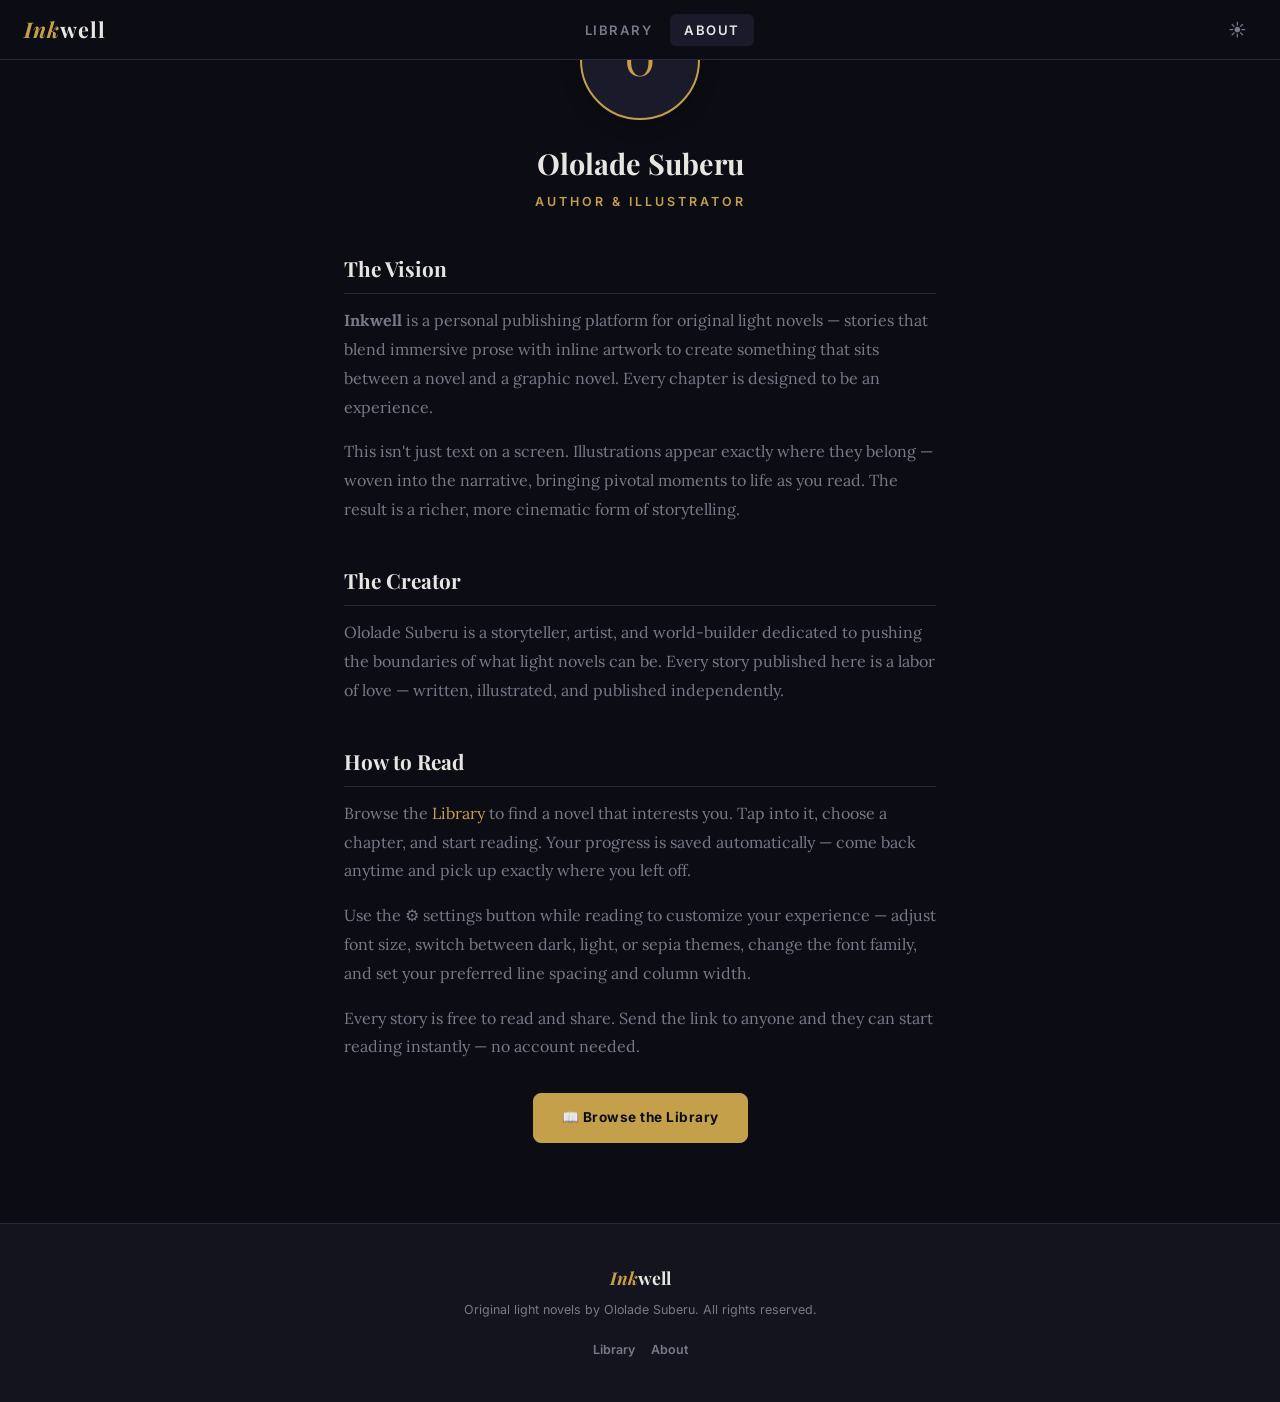
<file: about.html>
<!DOCTYPE html>
<html lang="en" data-theme="dark">
<head>
  <meta charset="UTF-8">
  <meta name="viewport" content="width=device-width, initial-scale=1.0, viewport-fit=cover">
  <title>About — Inkwell</title>
  <link rel="stylesheet" href="styles.css">
</head>
<body>

  <nav class="nav" id="mainNav">
    <div class="nav-brand"><a href="index.html" class="nav-logo"><em>Ink</em>well</a></div>
    <ul class="nav-links" id="navLinks">
      <li><a href="index.html">Library</a></li>
      <li><a href="about.html" class="active">About</a></li>
    </ul>
    <div class="nav-actions">
      <button class="nav-btn" id="themeToggle" aria-label="Toggle theme">🌙</button>
      <button class="nav-btn nav-toggle" id="navToggle" aria-label="Menu">☰</button>
    </div>
  </nav>

  <div class="about-hero">
    <div class="about-avatar">O</div>
    <h1 class="about-name">Ololade Suberu</h1>
    <p class="about-role">Author &amp; Illustrator</p>
  </div>

  <div class="about-body">
    <h2>The Vision</h2>
    <p><strong>Inkwell</strong> is a personal publishing platform for original light novels — stories that blend immersive prose with inline artwork to create something that sits between a novel and a graphic novel. Every chapter is designed to be an experience.</p>
    <p>This isn't just text on a screen. Illustrations appear exactly where they belong — woven into the narrative, bringing pivotal moments to life as you read. The result is a richer, more cinematic form of storytelling.</p>

    <h2>The Creator</h2>
    <p>Ololade Suberu is a storyteller, artist, and world-builder dedicated to pushing the boundaries of what light novels can be. Every story published here is a labor of love — written, illustrated, and published independently.</p>

    <h2>How to Read</h2>
    <p>Browse the <a href="index.html">Library</a> to find a novel that interests you. Tap into it, choose a chapter, and start reading. Your progress is saved automatically — come back anytime and pick up exactly where you left off.</p>
    <p>Use the ⚙ settings button while reading to customize your experience — adjust font size, switch between dark, light, or sepia themes, change the font family, and set your preferred line spacing and column width.</p>
    <p>Every story is free to read and share. Send the link to anyone and they can start reading instantly — no account needed.</p>

    <div class="text-center mt-4">
      <a href="index.html" class="btn btn-primary">📖 Browse the Library</a>
    </div>
  </div>

  <footer class="site-footer">
    <p class="footer-brand"><em>Ink</em>well</p>
    <p class="footer-text">Original light novels by Ololade Suberu. All rights reserved.</p>
    <ul class="footer-links">
      <li><a href="index.html">Library</a></li>
      <li><a href="about.html">About</a></li>
    </ul>
  </footer>

  <div class="toast-wrap" id="toastWrap"></div>
  <script src="config.js"></script>
  <script src="app.js"></script>
  <script>document.addEventListener('DOMContentLoaded',()=>{App.init();});</script>
</body>
</html>
</file>
<file: styles.css>
/* ============================================================
   INKWELL — Premium Light Novel Platform
   A $1,500+ quality reading experience
   ============================================================ */
@import url('https://fonts.googleapis.com/css2?family=Cormorant+Garamond:ital,wght@0,400;0,500;0,600;0,700;1,400;1,500&family=Inter:wght@400;500;600;700;800;900&family=Lora:ital,wght@0,400;0,500;0,600;0,700;1,400;1,500&family=Playfair+Display:ital,wght@0,400;0,700;0,900;1,400&family=Source+Sans+3:wght@400;600;700&display=swap');

/* ========== DESIGN TOKENS ========== */
:root {
  /* Reading Themes */
  --bg:           #0c0c14;
  --bg-card:      #14141f;
  --bg-surface:   #1a1a2a;
  --bg-elevated:  #22223a;
  --text:         #e8e6e1;
  --text-body:    #ccc8c0;
  --text-muted:   #7a7888;
  --text-faint:   #4a4858;
  --border:       #2a2a3e;
  --border-light: #1e1e30;

  /* Accents */
  --primary:      #c4a04a;
  --primary-glow: rgba(196,160,74,.15);
  --secondary:    #7b68ee;
  --accent:       #e8725c;
  --success:      #4ade80;
  --info:         #60a5fa;

  /* Typography */
  --font-display:  'Playfair Display', serif;
  --font-heading:  'Cormorant Garamond', serif;
  --font-body:     'Lora', serif;
  --font-ui:       'Inter', sans-serif;
  --font-sans:     'Source Sans 3', sans-serif;

  /* Reading defaults */
  --read-font-size: 1.15rem;
  --read-line-height: 2;
  --read-max-width: 680px;
  --read-letter-spacing: 0.01em;

  /* Layout */
  --nav-height:    60px;
  --radius:        10px;
  --radius-lg:     16px;
  --transition:    .25s cubic-bezier(.4,0,.2,1);
  --shadow:        0 2px 20px rgba(0,0,0,.3);
  --shadow-lg:     0 8px 40px rgba(0,0,0,.4);
}

/* ── Light Theme ── */
[data-theme="light"] {
  --bg:           #faf8f5;
  --bg-card:      #ffffff;
  --bg-surface:   #f2efe9;
  --bg-elevated:  #e8e4dc;
  --text:         #1a1a1a;
  --text-body:    #333;
  --text-muted:   #888;
  --text-faint:   #bbb;
  --border:       #e0dcd4;
  --border-light: #eae6de;
  --shadow:       0 2px 20px rgba(0,0,0,.08);
  --shadow-lg:    0 8px 40px rgba(0,0,0,.1);
}

/* ── Sepia Theme ── */
[data-theme="sepia"] {
  --bg:           #f4ecd8;
  --bg-card:      #faf3e0;
  --bg-surface:   #ece3cc;
  --bg-elevated:  #e0d5ba;
  --text:         #3b2f1e;
  --text-body:    #5a4a32;
  --text-muted:   #8a7a62;
  --text-faint:   #b8a888;
  --border:       #d8ccb0;
  --border-light: #e2d6bc;
  --primary:      #8b6914;
  --shadow:       0 2px 20px rgba(60,40,10,.1);
  --shadow-lg:    0 8px 40px rgba(60,40,10,.12);
}

/* ========== RESET ========== */
*,*::before,*::after{margin:0;padding:0;box-sizing:border-box;}
html{scroll-behavior:smooth;-webkit-text-size-adjust:100%;}
body{font-family:var(--font-ui);background:var(--bg);color:var(--text);line-height:1.6;overflow-x:hidden;min-height:100vh;transition:background .4s ease,color .4s ease;}
a{color:var(--primary);text-decoration:none;transition:all var(--transition);}
a:hover{color:var(--secondary);}
img{max-width:100%;height:auto;display:block;}
button{cursor:pointer;font-family:var(--font-ui);border:none;background:none;}

/* ========== NAVIGATION ========== */
.nav{position:fixed;top:0;left:0;right:0;height:var(--nav-height);background:var(--bg);border-bottom:1px solid var(--border);display:flex;align-items:center;justify-content:space-between;padding:0 24px;z-index:1000;transition:background .4s ease,border .4s ease;}
.nav.scrolled{box-shadow:var(--shadow);}
.nav-brand{display:flex;align-items:center;gap:10px;}
.nav-logo{font-family:var(--font-display);font-size:1.35rem;color:var(--text);font-weight:700;letter-spacing:1px;}
.nav-logo em{font-style:italic;color:var(--primary);}
.nav-links{display:flex;gap:4px;align-items:center;list-style:none;}
.nav-links a{color:var(--text-muted);font-size:.82rem;font-weight:600;text-transform:uppercase;letter-spacing:1.5px;padding:8px 14px;border-radius:6px;transition:all var(--transition);}
.nav-links a:hover,.nav-links a.active{color:var(--text);background:var(--bg-surface);}
.nav-actions{display:flex;align-items:center;gap:6px;}
.nav-btn{width:38px;height:38px;border-radius:8px;display:flex;align-items:center;justify-content:center;color:var(--text-muted);font-size:1.1rem;transition:all var(--transition);}
.nav-btn:hover{background:var(--bg-surface);color:var(--text);}
.nav-toggle{display:none;font-size:1.3rem;}

/* ========== HERO ========== */
.hero{min-height:70vh;display:flex;flex-direction:column;align-items:center;justify-content:center;text-align:center;padding:calc(var(--nav-height)+60px) 24px 60px;position:relative;}
.hero::before{content:'';position:absolute;top:0;left:0;right:0;height:100%;background:radial-gradient(ellipse at 50% 0%,var(--primary-glow) 0%,transparent 70%);pointer-events:none;}
.hero-badge{font-family:var(--font-ui);font-size:.7rem;font-weight:700;text-transform:uppercase;letter-spacing:4px;color:var(--primary);margin-bottom:24px;animation:fadeUp .8s ease;}
.hero-title{font-family:var(--font-display);font-size:clamp(2.8rem,8vw,5.5rem);font-weight:900;line-height:1.05;letter-spacing:-1px;margin-bottom:20px;animation:fadeUp .8s ease .1s both;}
.hero-title em{font-style:italic;color:var(--primary);}
.hero-sub{font-family:var(--font-body);font-size:clamp(1rem,2vw,1.2rem);color:var(--text-muted);max-width:520px;line-height:1.7;margin-bottom:36px;animation:fadeUp .8s ease .2s both;}
.hero-actions{display:flex;gap:14px;flex-wrap:wrap;justify-content:center;animation:fadeUp .8s ease .3s both;}
.hero-stats{display:flex;gap:32px;margin-top:48px;animation:fadeUp .8s ease .4s both;}
.hero-stat{text-align:center;}
.hero-stat-num{font-family:var(--font-display);font-size:1.8rem;font-weight:700;color:var(--primary);}
.hero-stat-label{font-size:.72rem;text-transform:uppercase;letter-spacing:2px;color:var(--text-muted);margin-top:4px;}

/* ========== BUTTONS ========== */
.btn{display:inline-flex;align-items:center;gap:8px;font-family:var(--font-ui);font-weight:700;font-size:.85rem;letter-spacing:.5px;padding:13px 28px;border-radius:8px;transition:all var(--transition);text-decoration:none;border:1px solid transparent;}
.btn-primary{background:var(--primary);color:#0c0c14;border-color:var(--primary);}
.btn-primary:hover{background:transparent;color:var(--primary);}
.btn-outline{background:transparent;color:var(--text);border-color:var(--border);}
.btn-outline:hover{border-color:var(--primary);color:var(--primary);}
.btn-sm{font-size:.78rem;padding:9px 18px;}
.btn-ghost{color:var(--text-muted);padding:8px 14px;}
.btn-ghost:hover{color:var(--primary);background:var(--primary-glow);}

/* ========== SECTIONS ========== */
.section{padding:60px 24px;max-width:1100px;margin:0 auto;}
.section-header{margin-bottom:40px;}
.section-label{font-size:.7rem;font-weight:700;text-transform:uppercase;letter-spacing:3px;color:var(--primary);margin-bottom:8px;}
.section-title{font-family:var(--font-display);font-size:clamp(1.6rem,3.5vw,2.2rem);font-weight:700;letter-spacing:-.5px;}

/* ========== NOVEL CARDS (Library) ========== */
.novel-grid{display:grid;grid-template-columns:repeat(auto-fill,minmax(280px,1fr));gap:24px;}
.novel-card{background:var(--bg-card);border:1px solid var(--border);border-radius:var(--radius-lg);overflow:hidden;transition:all var(--transition);cursor:pointer;position:relative;}
.novel-card:hover{transform:translateY(-4px);box-shadow:var(--shadow-lg);border-color:var(--primary);}
.novel-card-cover{position:relative;aspect-ratio:16/9;overflow:hidden;background:var(--bg-surface);}
.novel-card-cover img{width:100%;height:100%;object-fit:cover;transition:transform .5s ease;}
.novel-card:hover .novel-card-cover img{transform:scale(1.05);}
.novel-card-cover .placeholder-cover{display:flex;align-items:center;justify-content:center;height:100%;font-family:var(--font-display);font-size:2rem;color:var(--text-faint);}
.novel-card-type{position:absolute;top:12px;left:12px;font-size:.65rem;font-weight:700;text-transform:uppercase;letter-spacing:1px;padding:4px 10px;border-radius:4px;background:rgba(12,12,20,.8);color:var(--primary);backdrop-filter:blur(8px);}
.novel-card-body{padding:18px;}
.novel-card-title{font-family:var(--font-display);font-size:1.15rem;font-weight:700;margin-bottom:6px;line-height:1.3;}
.novel-card-desc{font-size:.85rem;color:var(--text-muted);line-height:1.5;display:-webkit-box;-webkit-line-clamp:2;-webkit-box-orient:vertical;overflow:hidden;margin-bottom:12px;}
.novel-card-meta{display:flex;justify-content:space-between;align-items:center;font-size:.75rem;color:var(--text-faint);}
.novel-card-tags{display:flex;gap:6px;flex-wrap:wrap;}
.tag{font-size:.65rem;font-weight:600;padding:3px 8px;border-radius:4px;background:var(--bg-surface);color:var(--text-muted);}
.status-ongoing{color:var(--success);}
.status-completed{color:var(--primary);}
.status-hiatus{color:var(--text-muted);}

/* ========== NOVEL DETAIL PAGE ========== */
.novel-hero{padding:calc(var(--nav-height)+40px) 24px 0;position:relative;}
.novel-hero::before{content:'';position:absolute;top:0;left:0;right:0;height:360px;background:linear-gradient(180deg,var(--primary-glow),transparent);pointer-events:none;}
.novel-hero-inner{max-width:900px;margin:0 auto;display:flex;gap:32px;align-items:flex-start;position:relative;z-index:1;}
.novel-cover-wrap{flex-shrink:0;width:180px;}
.novel-cover{width:180px;aspect-ratio:2/3;background:var(--bg-surface);border-radius:var(--radius);overflow:hidden;box-shadow:var(--shadow-lg);border:1px solid var(--border);}
.novel-cover img{width:100%;height:100%;object-fit:cover;}
.novel-cover .placeholder-cover{display:flex;align-items:center;justify-content:center;height:100%;font-family:var(--font-display);font-size:2.5rem;color:var(--text-faint);}
.novel-detail{flex:1;min-width:0;padding-top:12px;}
.novel-type-badge{display:inline-block;font-size:.65rem;font-weight:700;text-transform:uppercase;letter-spacing:2px;color:var(--primary);background:var(--primary-glow);padding:5px 12px;border-radius:4px;margin-bottom:12px;}
.novel-title{font-family:var(--font-display);font-size:clamp(1.6rem,4vw,2.4rem);font-weight:700;line-height:1.2;margin-bottom:12px;}
.novel-author{font-size:.85rem;color:var(--text-muted);margin-bottom:16px;}
.novel-author strong{color:var(--text);font-weight:600;}
.novel-synopsis{font-family:var(--font-body);font-size:.95rem;color:var(--text-muted);line-height:1.8;margin-bottom:20px;}
.novel-info{display:flex;gap:24px;flex-wrap:wrap;margin-bottom:20px;}
.novel-info-item{text-align:center;}
.novel-info-num{font-family:var(--font-display);font-size:1.3rem;font-weight:700;color:var(--text);}
.novel-info-label{font-size:.65rem;text-transform:uppercase;letter-spacing:1.5px;color:var(--text-muted);margin-top:2px;}
.novel-tags{display:flex;gap:6px;flex-wrap:wrap;margin-bottom:20px;}
.novel-actions{display:flex;gap:10px;flex-wrap:wrap;}

/* ========== CHAPTER LIST ========== */
.chapter-section{max-width:900px;margin:0 auto;padding:40px 24px 80px;}
.chapter-list{display:flex;flex-direction:column;gap:4px;}
.ch-row{display:flex;align-items:center;gap:14px;padding:14px 18px;border-radius:var(--radius);transition:all var(--transition);cursor:pointer;border:1px solid transparent;}
.ch-row:hover{background:var(--bg-card);border-color:var(--border);}
.ch-row.locked{opacity:.45;cursor:default;}
.ch-row.locked:hover{background:transparent;border-color:transparent;}
.ch-num{font-family:var(--font-display);font-size:1rem;font-weight:700;color:var(--primary);min-width:28px;}
.ch-info{flex:1;min-width:0;}
.ch-title{font-weight:600;font-size:.9rem;line-height:1.3;}
.ch-sub{font-size:.78rem;color:var(--text-muted);margin-top:2px;}
.ch-meta{font-size:.72rem;color:var(--text-faint);white-space:nowrap;display:flex;align-items:center;gap:12px;}
.ch-meta .dot{width:3px;height:3px;border-radius:50%;background:var(--text-faint);}
.ch-badge{font-size:.62rem;font-weight:700;text-transform:uppercase;letter-spacing:1px;color:var(--secondary);background:rgba(123,104,238,.1);padding:3px 8px;border-radius:4px;}
.ch-progress{width:40px;height:3px;border-radius:2px;background:var(--bg-surface);overflow:hidden;}
.ch-progress-fill{height:100%;background:var(--primary);border-radius:2px;}

/* ========== READER — The Crown Jewel ========== */
.reader-wrap{min-height:100vh;padding-top:var(--nav-height);}

/* Reader Toolbar */
.reader-bar{position:sticky;top:var(--nav-height);z-index:50;background:var(--bg);border-bottom:1px solid var(--border);padding:0 24px;display:flex;align-items:center;justify-content:space-between;height:48px;transition:all .4s ease;}
.reader-bar-left{display:flex;align-items:center;gap:12px;overflow:hidden;min-width:0;}
.reader-bar-left a{color:var(--text-muted);font-size:1.1rem;flex-shrink:0;}
.reader-bar-title{font-weight:600;font-size:.85rem;white-space:nowrap;overflow:hidden;text-overflow:ellipsis;}
.reader-bar-right{display:flex;align-items:center;gap:4px;flex-shrink:0;}
.reader-bar-right .nav-btn{width:34px;height:34px;font-size:.9rem;}
.reader-pg{font-size:.75rem;color:var(--text-muted);font-weight:600;margin-right:8px;white-space:nowrap;}

/* Reading Progress */
.read-progress{height:3px;background:var(--bg-surface);position:sticky;top:calc(var(--nav-height) + 48px);z-index:49;}
.read-progress-fill{height:100%;background:linear-gradient(90deg,var(--primary),var(--secondary));transition:width .25s ease;border-radius:0 2px 2px 0;}

/* Reading Content */
.reader-body{max-width:var(--read-max-width);margin:0 auto;padding:48px 24px 80px;animation:fadeUp .5s ease;}

/* -- Chapter Header -- */
.ch-header{text-align:center;margin-bottom:48px;padding-bottom:32px;border-bottom:1px solid var(--border);}
.ch-header-num{font-size:.7rem;font-weight:700;text-transform:uppercase;letter-spacing:4px;color:var(--primary);margin-bottom:12px;}
.ch-header-title{font-family:var(--font-display);font-size:clamp(1.6rem,4vw,2.4rem);font-weight:700;line-height:1.2;margin-bottom:12px;}
.ch-header-meta{font-size:.78rem;color:var(--text-muted);display:flex;gap:16px;justify-content:center;flex-wrap:wrap;}

/* -- Body Typography -- */
.reader-content{font-family:var(--font-body);font-size:var(--read-font-size);line-height:var(--read-line-height);color:var(--text-body);letter-spacing:var(--read-letter-spacing);transition:font-size .2s ease;}
.reader-content p{margin-bottom:1.3em;text-indent:1.5em;word-wrap:break-word;overflow-wrap:break-word;}
.reader-content p:first-of-type,
.reader-content hr+p,
.reader-content h2+p,
.reader-content h3+p,
.reader-content .illustration+p,
.reader-content blockquote+p{text-indent:0;}
.reader-content p:first-of-type::first-letter{font-family:var(--font-display);font-size:3.2em;float:left;line-height:.85;margin:4px 10px 0 0;color:var(--primary);font-weight:700;}
.reader-content h2{font-family:var(--font-display);font-size:1.6rem;font-weight:700;margin:48px 0 20px;color:var(--text);text-align:center;letter-spacing:1px;}
.reader-content h3{font-family:var(--font-heading);font-size:1.25rem;font-weight:600;margin:36px 0 16px;color:var(--primary);font-style:italic;}
.reader-content em{color:var(--secondary);font-style:italic;}
.reader-content strong{font-weight:700;color:var(--text);}
.reader-content hr{border:none;margin:48px auto;max-width:120px;height:1px;background:var(--border);position:relative;}
.reader-content hr::before{content:'⟡';position:absolute;top:50%;left:50%;transform:translate(-50%,-50%);background:var(--bg);padding:0 12px;color:var(--primary);font-size:.9rem;}
.reader-content blockquote{border-left:3px solid var(--primary);padding:16px 24px;margin:32px 0;background:var(--primary-glow);border-radius:0 var(--radius) var(--radius) 0;font-style:italic;color:var(--text);}

/* ── INLINE ILLUSTRATIONS ── */
.illustration{margin:40px -24px;position:relative;}
@media(min-width:769px){.illustration{margin:48px -60px;}}
.illustration img{width:100%;border-radius:var(--radius);box-shadow:var(--shadow-lg);}
.illustration figcaption{text-align:center;font-size:.78rem;color:var(--text-muted);font-style:italic;margin-top:12px;letter-spacing:.5px;font-family:var(--font-ui);}
/* Smaller inline art (doesn't break full width) */
.illustration.inline-sm{margin:32px auto;max-width:400px;}
.illustration.inline-sm img{border-radius:var(--radius);}
/* Float illustrations into text */
.illustration.float-right{float:right;max-width:260px;margin:8px -20px 20px 24px;clear:right;}
.illustration.float-left{float:left;max-width:260px;margin:8px 24px 20px -20px;clear:left;}
@media(max-width:600px){
  .illustration.float-right,.illustration.float-left{float:none;max-width:100%;margin:32px 0;}
}

/* ── Chapter Footer ── */
.ch-footer{margin-top:64px;padding-top:32px;border-top:1px solid var(--border);display:flex;justify-content:space-between;align-items:center;gap:16px;}
.ch-footer-link{display:flex;flex-direction:column;gap:4px;max-width:45%;min-width:0;}
.ch-footer-link.next{text-align:right;align-items:flex-end;}
.ch-footer-label{font-size:.65rem;font-weight:700;text-transform:uppercase;letter-spacing:2px;color:var(--text-muted);}
.ch-footer-title{font-family:var(--font-display);font-size:1rem;font-weight:700;color:var(--primary);white-space:nowrap;overflow:hidden;text-overflow:ellipsis;}
.ch-end{text-align:center;padding:48px 0;color:var(--text-muted);font-size:.85rem;}

/* ========== SETTINGS PANEL ========== */
.settings-overlay{position:fixed;inset:0;background:rgba(0,0,0,.5);backdrop-filter:blur(4px);z-index:8000;opacity:0;pointer-events:none;transition:opacity .25s ease;}
.settings-overlay.active{opacity:1;pointer-events:all;}
.settings-panel{position:fixed;right:0;top:0;bottom:0;width:320px;max-width:90vw;background:var(--bg-card);border-left:1px solid var(--border);z-index:8001;transform:translateX(100%);transition:transform .3s ease;overflow-y:auto;padding:24px;}
.settings-panel.active{transform:translateX(0);}
.settings-title{font-family:var(--font-display);font-size:1.3rem;font-weight:700;margin-bottom:24px;display:flex;justify-content:space-between;align-items:center;}
.settings-close{color:var(--text-muted);font-size:1.3rem;}
.settings-group{margin-bottom:28px;}
.settings-label{font-size:.68rem;font-weight:700;text-transform:uppercase;letter-spacing:2px;color:var(--text-muted);margin-bottom:12px;}
.settings-row{display:flex;gap:8px;flex-wrap:wrap;}
.setting-btn{flex:1;min-width:60px;padding:10px 14px;border-radius:8px;border:1px solid var(--border);color:var(--text-muted);font-size:.78rem;font-weight:600;text-align:center;transition:all var(--transition);}
.setting-btn:hover{border-color:var(--text-muted);}
.setting-btn.active{border-color:var(--primary);color:var(--primary);background:var(--primary-glow);}
.theme-swatch{width:28px;height:28px;border-radius:50%;border:2px solid var(--border);display:inline-block;transition:all var(--transition);}
.theme-swatch:hover,.theme-swatch.active{border-color:var(--primary);transform:scale(1.15);}
.theme-swatch.dark{background:#0c0c14;}
.theme-swatch.light{background:#faf8f5;}
.theme-swatch.sepia{background:#f4ecd8;}
.font-size-control{display:flex;align-items:center;gap:12px;}
.font-size-control button{width:36px;height:36px;border-radius:8px;border:1px solid var(--border);color:var(--text);font-size:1rem;font-weight:700;display:flex;align-items:center;justify-content:center;transition:all var(--transition);}
.font-size-control button:hover{border-color:var(--primary);}
.font-size-control .size-display{font-family:var(--font-display);font-size:1rem;color:var(--primary);min-width:40px;text-align:center;}

/* ========== SHARE MODAL ========== */
.modal-bg{position:fixed;inset:0;background:rgba(0,0,0,.6);backdrop-filter:blur(4px);z-index:9000;opacity:0;pointer-events:none;transition:opacity .25s ease;}
.modal-bg.active{opacity:1;pointer-events:all;}
.modal{position:fixed;top:50%;left:50%;transform:translate(-50%,-50%) scale(.95);background:var(--bg-card);border:1px solid var(--border);border-radius:var(--radius-lg);padding:32px;max-width:400px;width:90%;box-shadow:var(--shadow-lg);z-index:9001;opacity:0;pointer-events:none;transition:all .25s ease;}
.modal.active{opacity:1;pointer-events:all;transform:translate(-50%,-50%) scale(1);}
.modal-title{font-family:var(--font-display);font-size:1.3rem;font-weight:700;margin-bottom:20px;text-align:center;}
.modal-close{position:absolute;top:12px;right:16px;color:var(--text-muted);font-size:1.2rem;}
.share-grid{display:grid;grid-template-columns:1fr 1fr;gap:8px;margin-bottom:16px;}
.share-btn{display:flex;flex-direction:column;align-items:center;gap:6px;padding:14px;border-radius:var(--radius);border:1px solid var(--border);color:var(--text);font-size:.75rem;font-weight:600;transition:all var(--transition);}
.share-btn:hover{border-color:var(--primary);color:var(--primary);}
.share-btn .s-icon{font-size:1.4rem;}
.share-copy{display:flex;gap:8px;}
.share-copy input{flex:1;background:var(--bg-surface);border:1px solid var(--border);border-radius:6px;padding:8px 12px;color:var(--text);font-size:.82rem;font-family:var(--font-ui);}

/* ========== TOAST ========== */
.toast-wrap{position:fixed;bottom:24px;right:24px;z-index:9999;display:flex;flex-direction:column;gap:8px;}
.toast{background:var(--bg-card);border:1px solid var(--border);border-radius:var(--radius);padding:12px 18px;font-size:.85rem;font-weight:600;box-shadow:var(--shadow);animation:toastIn .3s ease;display:flex;align-items:center;gap:8px;color:var(--text);}
.toast.ok{border-color:var(--success);} .toast.info{border-color:var(--info);}

/* ========== CONTINUE READING BANNER ========== */
.continue-bar{background:var(--bg-card);border:1px solid var(--border);border-radius:var(--radius-lg);padding:18px 22px;margin-bottom:32px;display:flex;align-items:center;justify-content:space-between;gap:16px;transition:all var(--transition);}
.continue-bar:hover{border-color:var(--primary);}
.continue-bar-info{flex:1;min-width:0;}
.continue-bar-label{font-size:.65rem;font-weight:700;text-transform:uppercase;letter-spacing:2px;color:var(--primary);}
.continue-bar-title{font-weight:600;font-size:.9rem;margin-top:4px;white-space:nowrap;overflow:hidden;text-overflow:ellipsis;}
.continue-bar-sub{font-size:.78rem;color:var(--text-muted);margin-top:2px;}

/* ========== ABOUT ========== */
.about-hero{padding:calc(var(--nav-height)+60px) 24px 40px;text-align:center;}
.about-avatar{width:120px;height:120px;border-radius:50%;border:2px solid var(--primary);margin:0 auto 20px;background:var(--bg-surface);display:flex;align-items:center;justify-content:center;font-family:var(--font-display);font-size:2.5rem;color:var(--primary);overflow:hidden;box-shadow:var(--shadow);}
.about-avatar img{width:100%;height:100%;object-fit:cover;}
.about-name{font-family:var(--font-display);font-size:1.8rem;font-weight:700;margin-bottom:6px;}
.about-role{font-size:.78rem;text-transform:uppercase;letter-spacing:3px;color:var(--primary);font-weight:600;}
.about-body{max-width:640px;margin:0 auto;padding:0 24px 80px;}
.about-body h2{font-family:var(--font-display);font-size:1.3rem;font-weight:700;margin:40px 0 12px;padding-bottom:8px;border-bottom:1px solid var(--border);}
.about-body p{font-family:var(--font-body);font-size:1rem;color:var(--text-muted);line-height:1.8;margin-bottom:16px;}

/* ========== FOOTER ========== */
.site-footer{background:var(--bg-card);border-top:1px solid var(--border);padding:40px 24px;text-align:center;}
.footer-brand{font-family:var(--font-display);font-size:1.1rem;font-weight:700;margin-bottom:8px;}
.footer-brand em{font-style:italic;color:var(--primary);}
.footer-text{color:var(--text-muted);font-size:.78rem;margin-bottom:16px;}
.footer-links{display:flex;gap:16px;justify-content:center;list-style:none;flex-wrap:wrap;}
.footer-links a{color:var(--text-muted);font-size:.78rem;font-weight:600;transition:color var(--transition);}
.footer-links a:hover{color:var(--primary);}

/* ========== ANIMATIONS ========== */
@keyframes fadeUp{from{opacity:0;transform:translateY(16px);}to{opacity:1;transform:translateY(0);}}
@keyframes toastIn{from{opacity:0;transform:translateX(30px);}to{opacity:1;transform:translateX(0);}}
.anim{animation:fadeUp .6s ease both;}
.stagger>*:nth-child(1){animation-delay:.05s;}.stagger>*:nth-child(2){animation-delay:.1s;}.stagger>*:nth-child(3){animation-delay:.15s;}.stagger>*:nth-child(4){animation-delay:.2s;}.stagger>*:nth-child(5){animation-delay:.25s;}.stagger>*:nth-child(6){animation-delay:.3s;}

/* Scrollbar */
::-webkit-scrollbar{width:6px;}::-webkit-scrollbar-track{background:var(--bg);}::-webkit-scrollbar-thumb{background:var(--bg-elevated);border-radius:3px;}::-webkit-scrollbar-thumb:hover{background:var(--primary);}

/* ========== RESPONSIVE ========== */
@media(max-width:768px){
  .nav-links{display:none;}.nav-links.open{display:flex;flex-direction:column;position:fixed;top:var(--nav-height);left:0;right:0;background:var(--bg-card);border-bottom:1px solid var(--border);padding:12px;gap:4px;z-index:999;}.nav-links.open a{padding:12px 16px;}.nav-toggle{display:flex;}
  .novel-hero-inner{flex-direction:column;align-items:center;text-align:center;}
  .novel-cover-wrap{width:140px;}.novel-cover{width:140px;}
  .novel-info,.novel-tags,.novel-actions{justify-content:center;}
  .reader-body{padding:32px 18px 60px;}
  .reader-content p:first-of-type::first-letter{font-size:2.6em;}
  .illustration{margin:32px -18px;}
  .illustration.float-right,.illustration.float-left{float:none;max-width:100%;margin:24px 0;}
  .settings-panel{width:280px;}
  .ch-footer{flex-direction:column;gap:20px;}
  .ch-footer-link,.ch-footer-link.next{text-align:center;align-items:center;max-width:100%;}
}
@media(max-width:480px){
  .novel-grid{grid-template-columns:1fr;}
  .reader-bar{padding:0 14px;}
  .reader-bar-title{font-size:.78rem;}
  .hero-stats{gap:20px;}
}

.hidden{display:none!important;}
.text-center{text-align:center;}
.mt-2{margin-top:16px;}.mt-4{margin-top:32px;}
</file>
